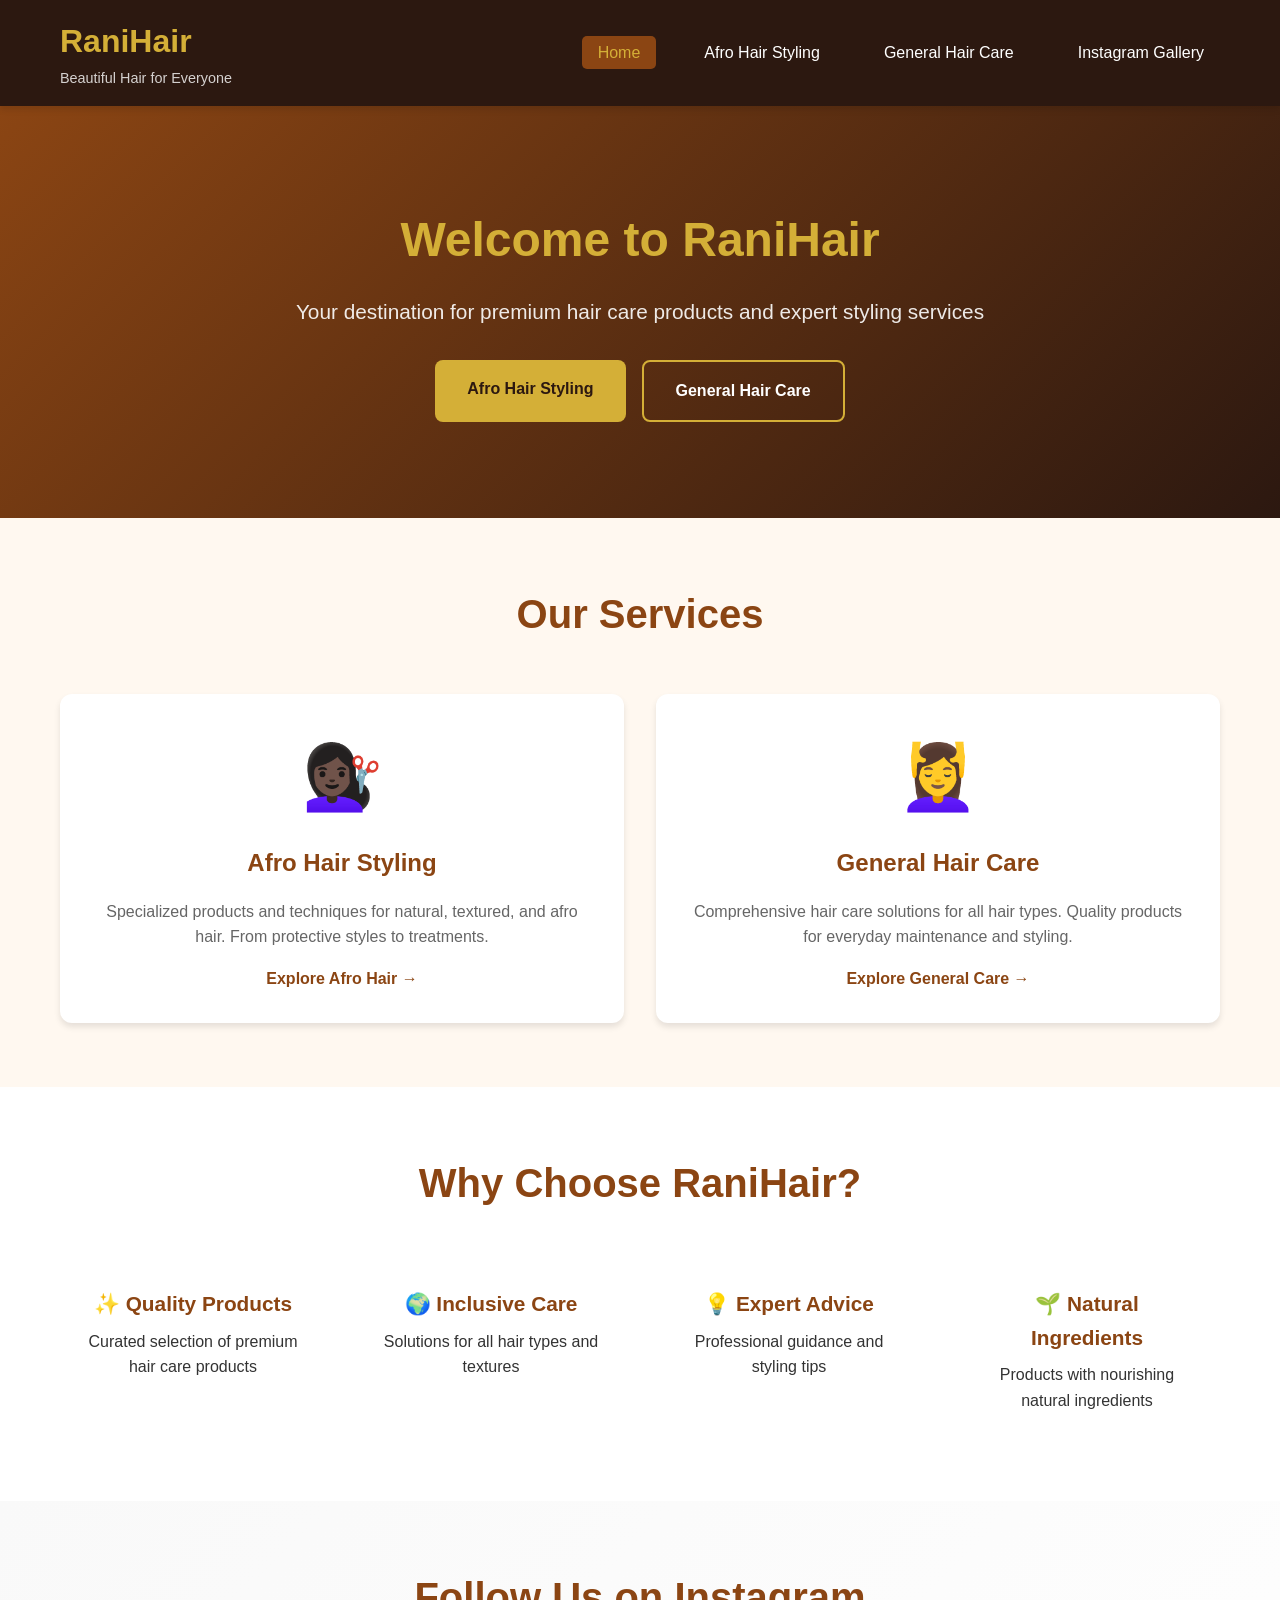
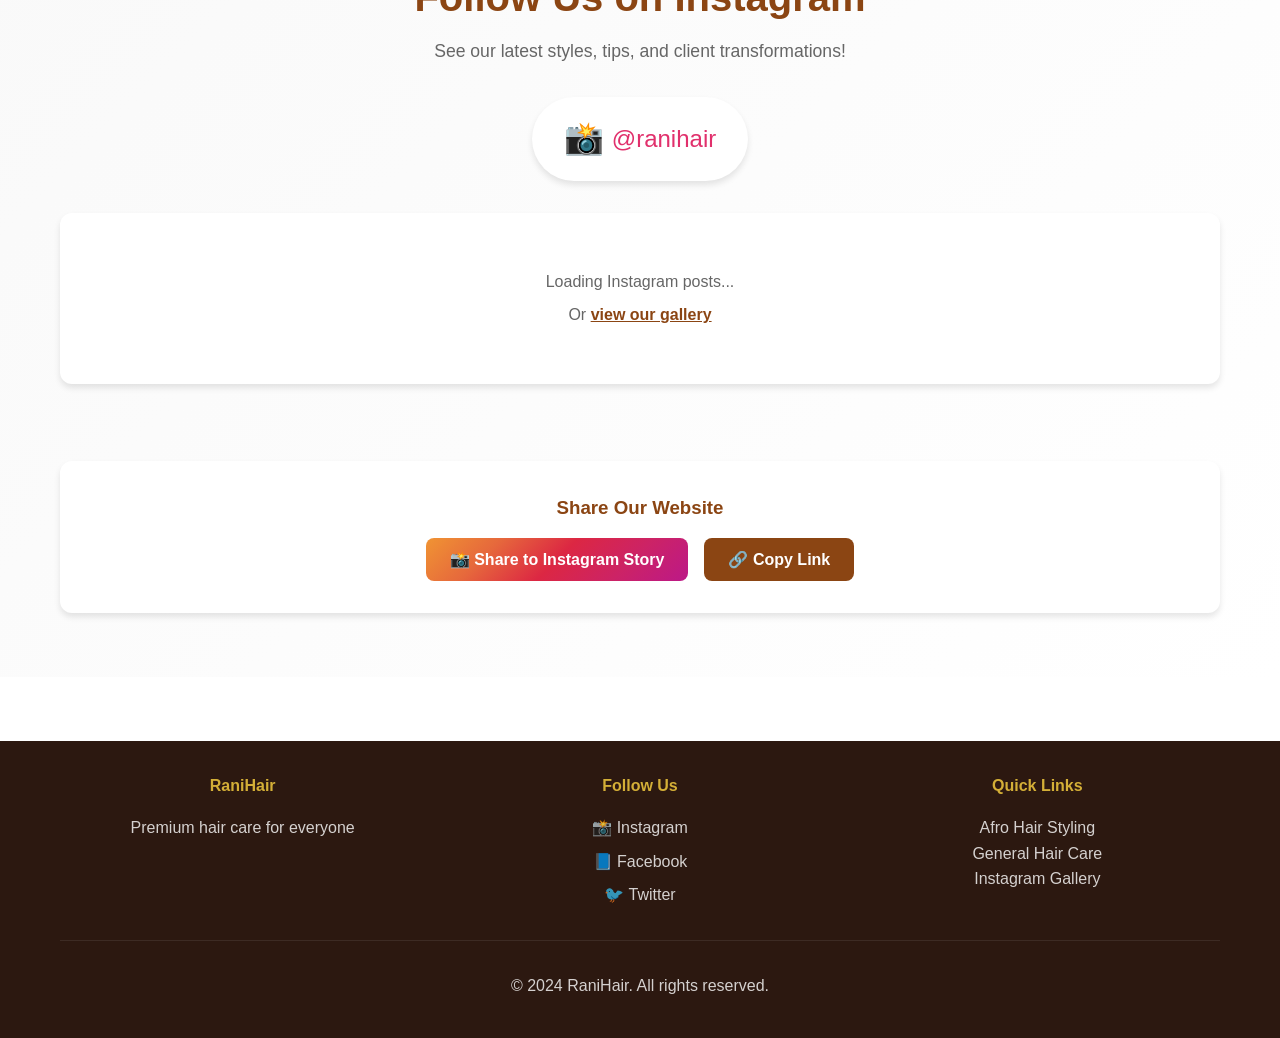
<file: index.html>
<!DOCTYPE html>
<html lang="en">
<head>
    <meta charset="UTF-8">
    <meta name="viewport" content="width=device-width, initial-scale=1.0">
    <title>RaniHair - Premium Hair Care & Styling</title>

    <!-- Social Media Meta Tags -->
    <meta property="og:title" content="RaniHair - Premium Hair Care & Styling">
    <meta property="og:description" content="Beautiful hair care for everyone. Specialized afro hair styling and general hair care products.">
    <meta property="og:image" content="https://yourdomain.com/images/ranihair-preview.jpg">
    <meta property="og:url" content="https://yourdomain.com">
    <meta property="og:type" content="website">

    <!-- Instagram specific -->
    <meta property="instagram:card" content="summary_large_image">

    <link rel="stylesheet" href="styles.css">
</head>
<body>
    <header>
        <nav class="navbar">
            <div class="container">
                <div class="logo">
                    <h1>RaniHair</h1>
                    <p class="tagline">Beautiful Hair for Everyone</p>
                </div>
                <ul class="nav-links">
                    <li><a href="index.html" class="active">Home</a></li>
                    <li><a href="afro-hair.html">Afro Hair Styling</a></li>
                    <li><a href="general-hair.html">General Hair Care</a></li>
                    <li><a href="gallery.html">Instagram Gallery</a></li>
                </ul>
            </div>
        </nav>
    </header>

    <main>
        <section class="hero">
            <div class="hero-content">
                <h2>Welcome to RaniHair</h2>
                <p>Your destination for premium hair care products and expert styling services</p>
                <div class="hero-buttons">
                    <a href="afro-hair.html" class="btn btn-primary">Afro Hair Styling</a>
                    <a href="general-hair.html" class="btn btn-secondary">General Hair Care</a>
                </div>
            </div>
        </section>

        <section class="features">
            <div class="container">
                <h2>Our Services</h2>
                <div class="features-grid">
                    <div class="feature-card">
                        <div class="feature-icon">💇🏿‍♀️</div>
                        <h3>Afro Hair Styling</h3>
                        <p>Specialized products and techniques for natural, textured, and afro hair. From protective styles to treatments.</p>
                        <a href="afro-hair.html" class="link">Explore Afro Hair →</a>
                    </div>
                    <div class="feature-card">
                        <div class="feature-icon">💆‍♀️</div>
                        <h3>General Hair Care</h3>
                        <p>Comprehensive hair care solutions for all hair types. Quality products for everyday maintenance and styling.</p>
                        <a href="general-hair.html" class="link">Explore General Care →</a>
                    </div>
                </div>
            </div>
        </section>

        <section class="about">
            <div class="container">
                <h2>Why Choose RaniHair?</h2>
                <div class="about-grid">
                    <div class="about-item">
                        <h4>✨ Quality Products</h4>
                        <p>Curated selection of premium hair care products</p>
                    </div>
                    <div class="about-item">
                        <h4>🌍 Inclusive Care</h4>
                        <p>Solutions for all hair types and textures</p>
                    </div>
                    <div class="about-item">
                        <h4>💡 Expert Advice</h4>
                        <p>Professional guidance and styling tips</p>
                    </div>
                    <div class="about-item">
                        <h4>🌱 Natural Ingredients</h4>
                        <p>Products with nourishing natural ingredients</p>
                    </div>
                </div>
            </div>
        </section>

        <section class="instagram-section">
            <div class="container">
                <h2>Follow Us on Instagram</h2>
                <p class="instagram-subtitle">See our latest styles, tips, and client transformations!</p>

                <div class="instagram-handle">
                    <a href="https://instagram.com/ranihair" target="_blank" class="instagram-link">
                        <span class="instagram-icon">📸</span>
                        @ranihair
                    </a>
                </div>

                <div class="instagram-feed" id="instagram-feed">
                    <!-- Instagram posts will be loaded here -->
                    <div class="instagram-placeholder">
                        <p>Loading Instagram posts...</p>
                        <p class="instagram-cta">Or <a href="gallery.html">view our gallery</a></p>
                    </div>
                </div>

                <div class="social-share">
                    <h3>Share Our Website</h3>
                    <div class="share-buttons">
                        <button class="share-btn instagram-share" onclick="shareToInstagram()">
                            📸 Share to Instagram Story
                        </button>
                        <button class="share-btn copy-link" onclick="copyLink()">
                            🔗 Copy Link
                        </button>
                    </div>
                </div>
            </div>
        </section>
    </main>

    <footer>
        <div class="container">
            <div class="footer-content">
                <div class="footer-section">
                    <h4>RaniHair</h4>
                    <p>Premium hair care for everyone</p>
                </div>
                <div class="footer-section">
                    <h4>Follow Us</h4>
                    <div class="social-links">
                        <a href="https://instagram.com/ranihair" target="_blank" class="social-icon">📸 Instagram</a>
                        <a href="https://facebook.com/ranihair" target="_blank" class="social-icon">📘 Facebook</a>
                        <a href="https://twitter.com/ranihair" target="_blank" class="social-icon">🐦 Twitter</a>
                    </div>
                </div>
                <div class="footer-section">
                    <h4>Quick Links</h4>
                    <a href="afro-hair.html">Afro Hair Styling</a><br>
                    <a href="general-hair.html">General Hair Care</a><br>
                    <a href="gallery.html">Instagram Gallery</a>
                </div>
            </div>
            <p class="copyright">&copy; 2024 RaniHair. All rights reserved.</p>
        </div>
    </footer>

    <script src="script.js"></script>
    <script src="instagram.js"></script>
</body>
</html>
</file>
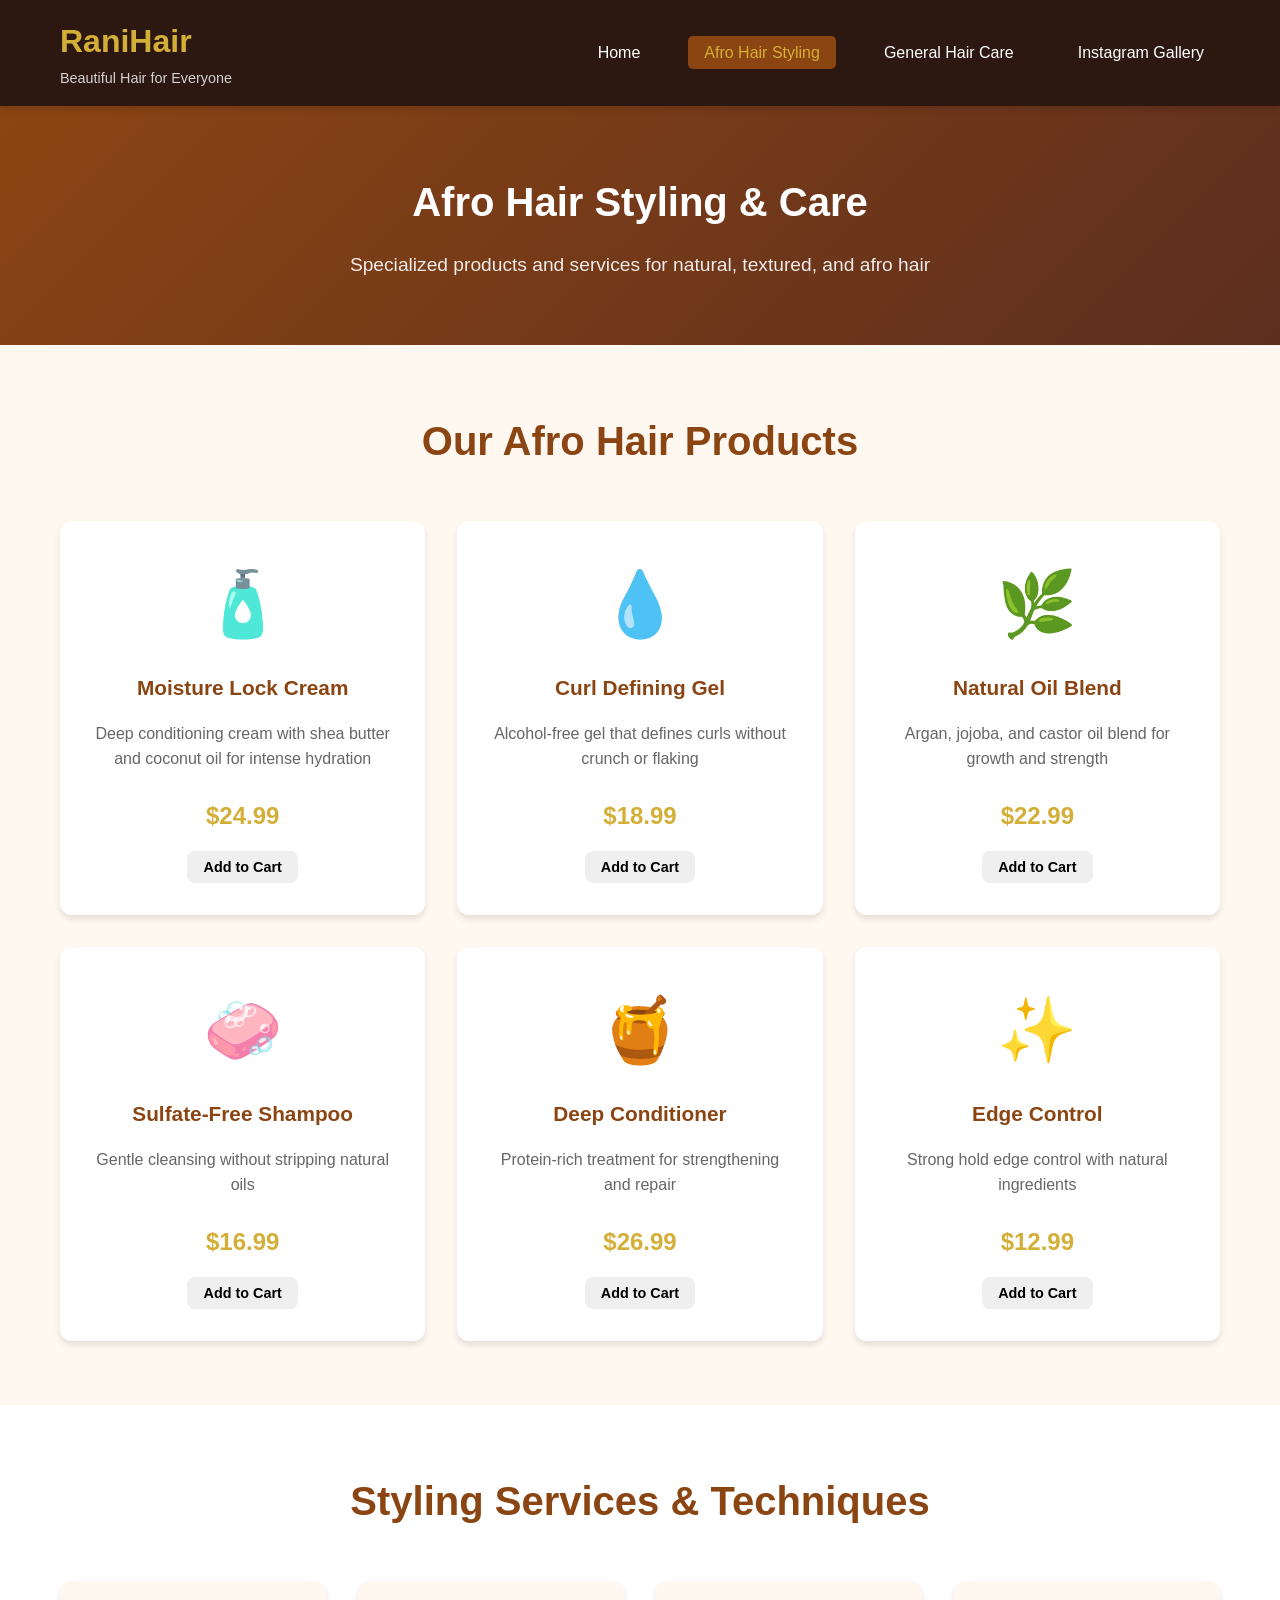
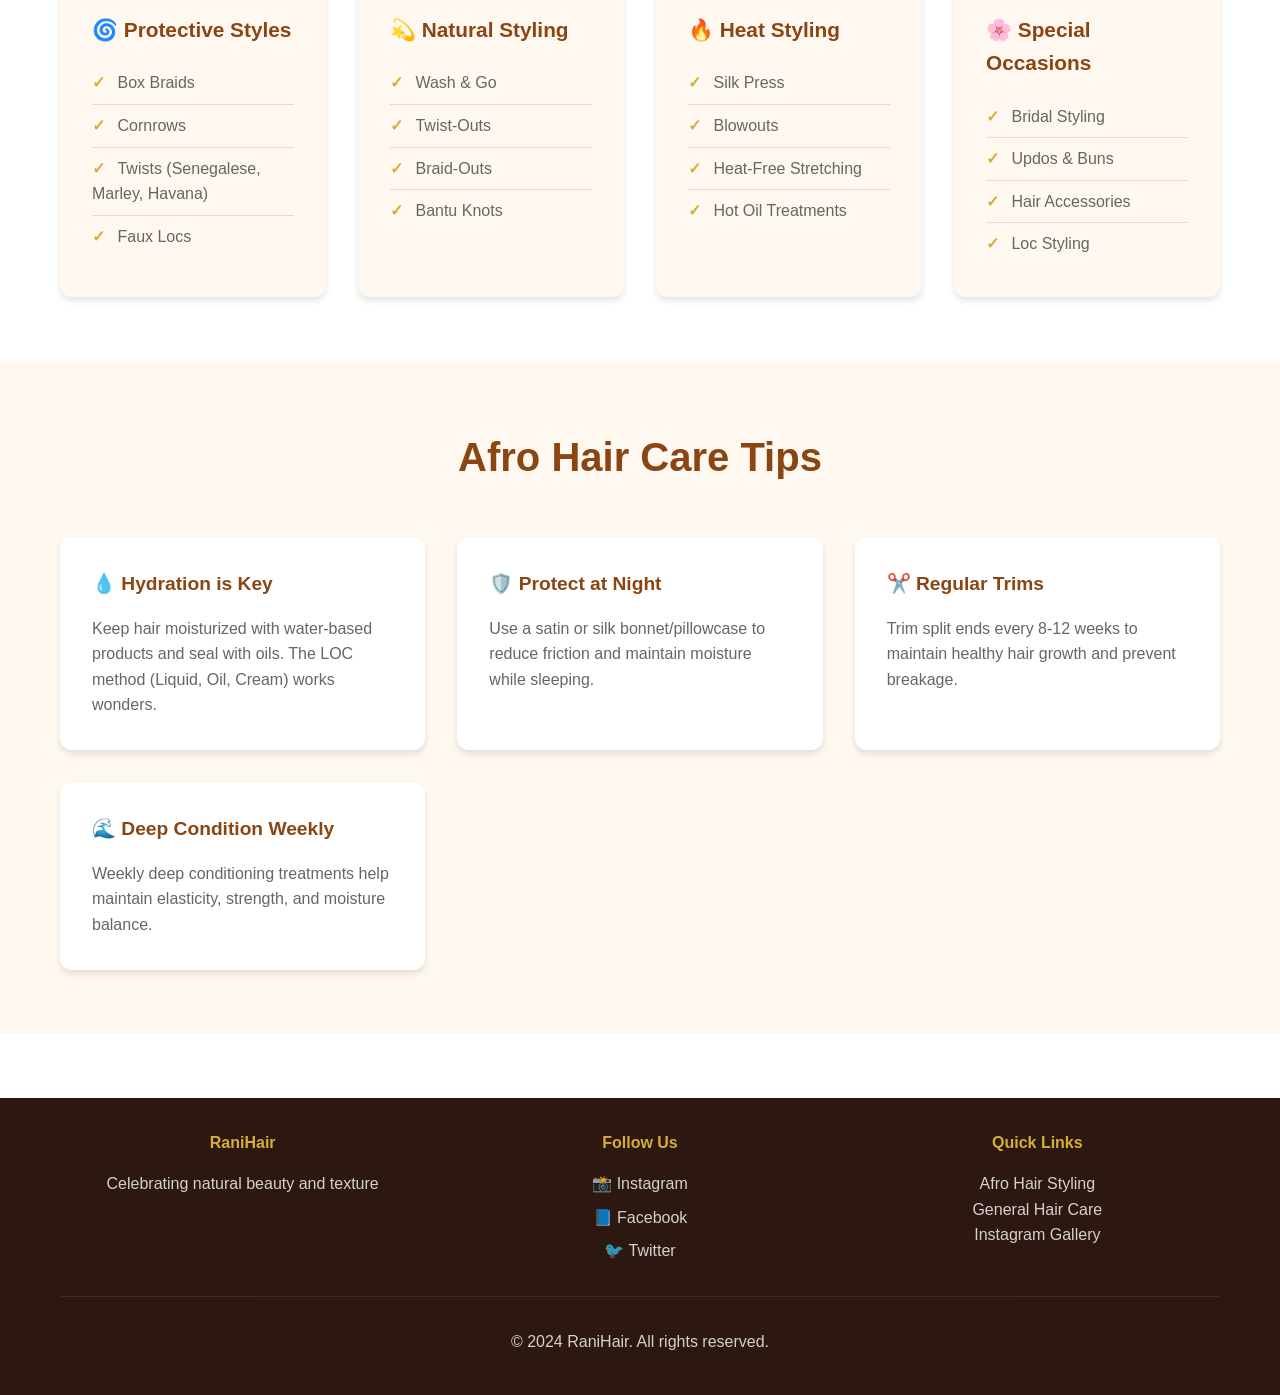
<file: afro-hair.html>
<!DOCTYPE html>
<html lang="en">
<head>
    <meta charset="UTF-8">
    <meta name="viewport" content="width=device-width, initial-scale=1.0">
    <title>Afro Hair Styling - RaniHair</title>
    <link rel="stylesheet" href="styles.css">
</head>
<body>
    <header>
        <nav class="navbar">
            <div class="container">
                <div class="logo">
                    <h1>RaniHair</h1>
                    <p class="tagline">Beautiful Hair for Everyone</p>
                </div>
                <ul class="nav-links">
                    <li><a href="index.html">Home</a></li>
                    <li><a href="afro-hair.html" class="active">Afro Hair Styling</a></li>
                    <li><a href="general-hair.html">General Hair Care</a></li>
                    <li><a href="gallery.html">Instagram Gallery</a></li>
                </ul>
            </div>
        </nav>
    </header>

    <main>
        <section class="page-hero afro-hero">
            <div class="container">
                <h2>Afro Hair Styling & Care</h2>
                <p>Specialized products and services for natural, textured, and afro hair</p>
            </div>
        </section>

        <section class="products">
            <div class="container">
                <h2>Our Afro Hair Products</h2>
                <div class="products-grid">
                    <div class="product-card">
                        <div class="product-image">🧴</div>
                        <h3>Moisture Lock Cream</h3>
                        <p>Deep conditioning cream with shea butter and coconut oil for intense hydration</p>
                        <span class="price">$24.99</span>
                        <button class="btn btn-small">Add to Cart</button>
                    </div>
                    <div class="product-card">
                        <div class="product-image">💧</div>
                        <h3>Curl Defining Gel</h3>
                        <p>Alcohol-free gel that defines curls without crunch or flaking</p>
                        <span class="price">$18.99</span>
                        <button class="btn btn-small">Add to Cart</button>
                    </div>
                    <div class="product-card">
                        <div class="product-image">🌿</div>
                        <h3>Natural Oil Blend</h3>
                        <p>Argan, jojoba, and castor oil blend for growth and strength</p>
                        <span class="price">$22.99</span>
                        <button class="btn btn-small">Add to Cart</button>
                    </div>
                    <div class="product-card">
                        <div class="product-image">🧼</div>
                        <h3>Sulfate-Free Shampoo</h3>
                        <p>Gentle cleansing without stripping natural oils</p>
                        <span class="price">$16.99</span>
                        <button class="btn btn-small">Add to Cart</button>
                    </div>
                    <div class="product-card">
                        <div class="product-image">🍯</div>
                        <h3>Deep Conditioner</h3>
                        <p>Protein-rich treatment for strengthening and repair</p>
                        <span class="price">$26.99</span>
                        <button class="btn btn-small">Add to Cart</button>
                    </div>
                    <div class="product-card">
                        <div class="product-image">✨</div>
                        <h3>Edge Control</h3>
                        <p>Strong hold edge control with natural ingredients</p>
                        <span class="price">$12.99</span>
                        <button class="btn btn-small">Add to Cart</button>
                    </div>
                </div>
            </div>
        </section>

        <section class="styling-services">
            <div class="container">
                <h2>Styling Services & Techniques</h2>
                <div class="services-grid">
                    <div class="service-card">
                        <h3>🌀 Protective Styles</h3>
                        <ul>
                            <li>Box Braids</li>
                            <li>Cornrows</li>
                            <li>Twists (Senegalese, Marley, Havana)</li>
                            <li>Faux Locs</li>
                        </ul>
                    </div>
                    <div class="service-card">
                        <h3>💫 Natural Styling</h3>
                        <ul>
                            <li>Wash & Go</li>
                            <li>Twist-Outs</li>
                            <li>Braid-Outs</li>
                            <li>Bantu Knots</li>
                        </ul>
                    </div>
                    <div class="service-card">
                        <h3>🔥 Heat Styling</h3>
                        <ul>
                            <li>Silk Press</li>
                            <li>Blowouts</li>
                            <li>Heat-Free Stretching</li>
                            <li>Hot Oil Treatments</li>
                        </ul>
                    </div>
                    <div class="service-card">
                        <h3>🌸 Special Occasions</h3>
                        <ul>
                            <li>Bridal Styling</li>
                            <li>Updos & Buns</li>
                            <li>Hair Accessories</li>
                            <li>Loc Styling</li>
                        </ul>
                    </div>
                </div>
            </div>
        </section>

        <section class="hair-care-tips">
            <div class="container">
                <h2>Afro Hair Care Tips</h2>
                <div class="tips-grid">
                    <div class="tip-card">
                        <h4>💧 Hydration is Key</h4>
                        <p>Keep hair moisturized with water-based products and seal with oils. The LOC method (Liquid, Oil, Cream) works wonders.</p>
                    </div>
                    <div class="tip-card">
                        <h4>🛡️ Protect at Night</h4>
                        <p>Use a satin or silk bonnet/pillowcase to reduce friction and maintain moisture while sleeping.</p>
                    </div>
                    <div class="tip-card">
                        <h4>✂️ Regular Trims</h4>
                        <p>Trim split ends every 8-12 weeks to maintain healthy hair growth and prevent breakage.</p>
                    </div>
                    <div class="tip-card">
                        <h4>🌊 Deep Condition Weekly</h4>
                        <p>Weekly deep conditioning treatments help maintain elasticity, strength, and moisture balance.</p>
                    </div>
                </div>
            </div>
        </section>
    </main>

    <footer>
        <div class="container">
            <div class="footer-content">
                <div class="footer-section">
                    <h4>RaniHair</h4>
                    <p>Celebrating natural beauty and texture</p>
                </div>
                <div class="footer-section">
                    <h4>Follow Us</h4>
                    <div class="social-links">
                        <a href="https://instagram.com/ranihair" target="_blank" class="social-icon">📸 Instagram</a>
                        <a href="https://facebook.com/ranihair" target="_blank" class="social-icon">📘 Facebook</a>
                        <a href="https://twitter.com/ranihair" target="_blank" class="social-icon">🐦 Twitter</a>
                    </div>
                </div>
                <div class="footer-section">
                    <h4>Quick Links</h4>
                    <a href="afro-hair.html">Afro Hair Styling</a><br>
                    <a href="general-hair.html">General Hair Care</a><br>
                    <a href="gallery.html">Instagram Gallery</a>
                </div>
            </div>
            <p class="copyright">&copy; 2024 RaniHair. All rights reserved.</p>
        </div>
    </footer>

    <script src="script.js"></script>
    <script src="instagram.js"></script>
</body>
</html>
</file>
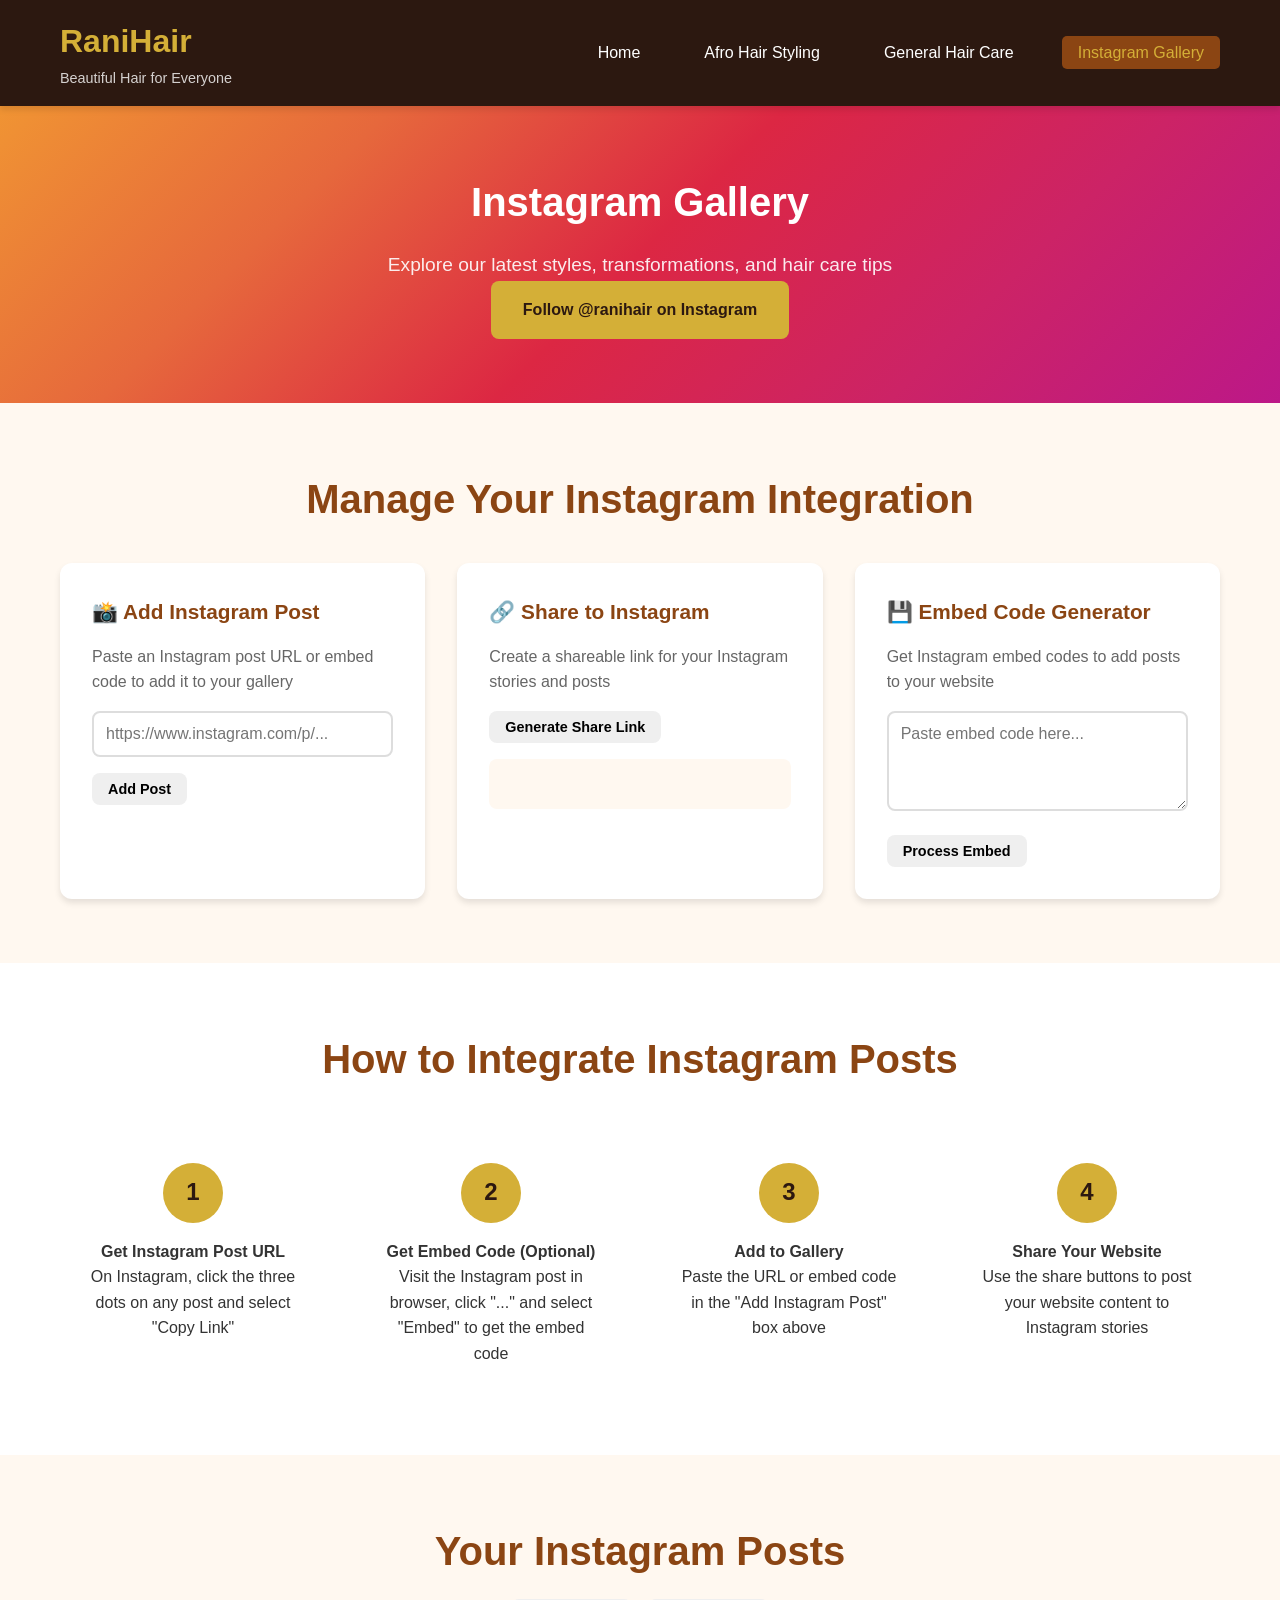
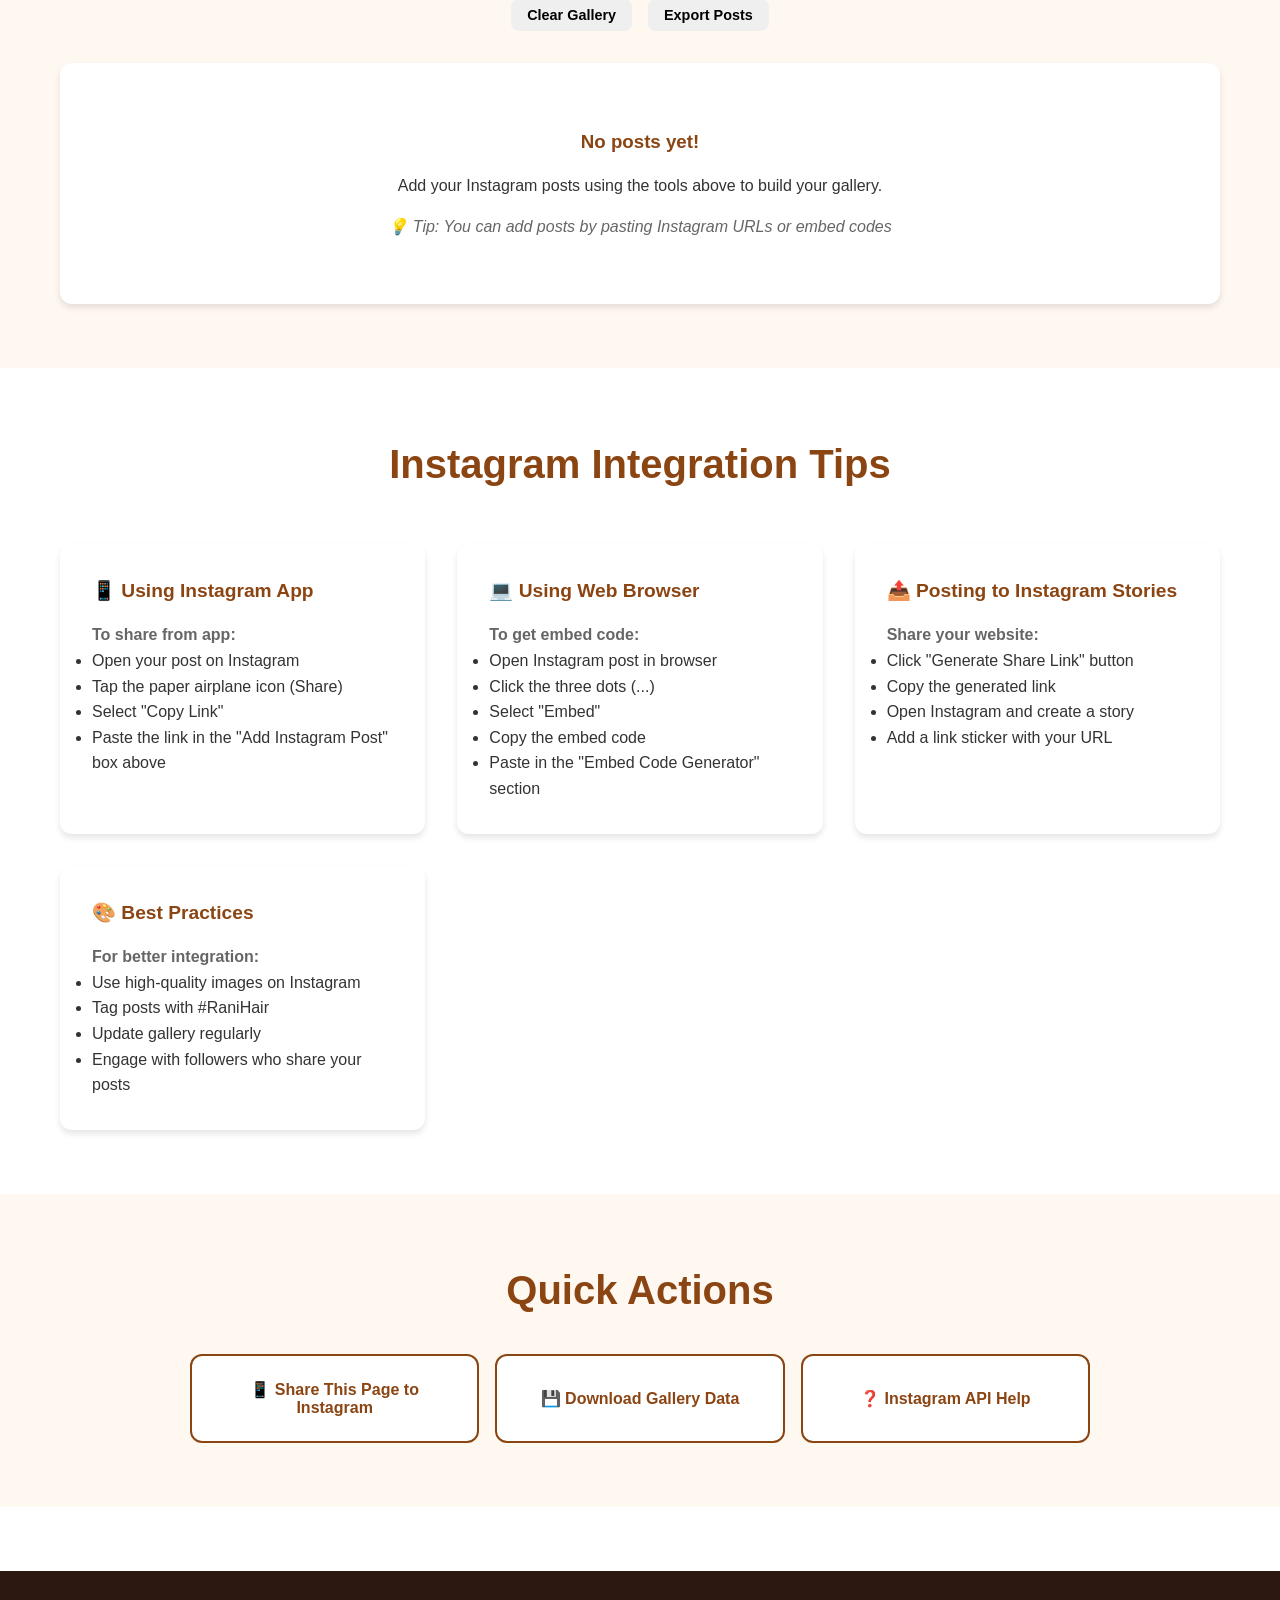
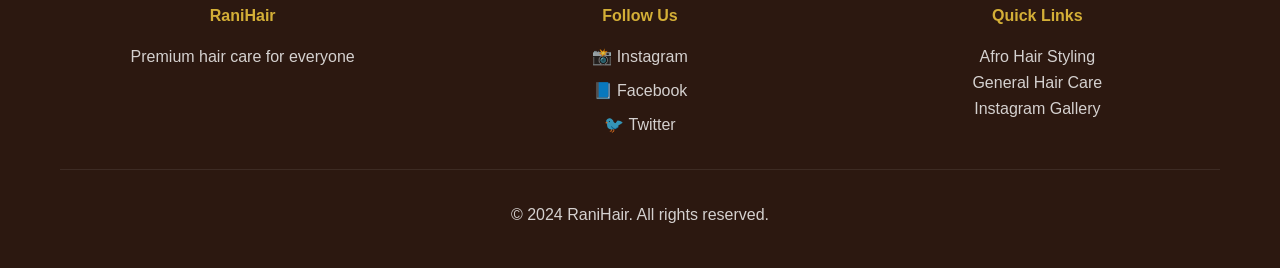
<file: gallery.html>
<!DOCTYPE html>
<html lang="en">
<head>
    <meta charset="UTF-8">
    <meta name="viewport" content="width=device-width, initial-scale=1.0">
    <title>Instagram Gallery - RaniHair</title>

    <!-- Social Media Meta Tags -->
    <meta property="og:title" content="RaniHair Instagram Gallery - Hair Styling Showcase">
    <meta property="og:description" content="View our latest hair styling transformations, tips, and client results on Instagram.">
    <meta property="og:image" content="https://yourdomain.com/images/ranihair-preview.jpg">
    <meta property="og:url" content="https://yourdomain.com/gallery.html">
    <meta property="og:type" content="website">

    <link rel="stylesheet" href="styles.css">
</head>
<body>
    <header>
        <nav class="navbar">
            <div class="container">
                <div class="logo">
                    <h1>RaniHair</h1>
                    <p class="tagline">Beautiful Hair for Everyone</p>
                </div>
                <ul class="nav-links">
                    <li><a href="index.html">Home</a></li>
                    <li><a href="afro-hair.html">Afro Hair Styling</a></li>
                    <li><a href="general-hair.html">General Hair Care</a></li>
                    <li><a href="gallery.html" class="active">Instagram Gallery</a></li>
                </ul>
            </div>
        </nav>
    </header>

    <main>
        <section class="page-hero gallery-hero">
            <div class="container">
                <h2>Instagram Gallery</h2>
                <p>Explore our latest styles, transformations, and hair care tips</p>
                <a href="https://instagram.com/ranihair" target="_blank" class="btn btn-primary">
                    Follow @ranihair on Instagram
                </a>
            </div>
        </section>

        <section class="gallery-tools">
            <div class="container">
                <h2>Manage Your Instagram Integration</h2>
                <div class="tools-grid">
                    <div class="tool-card">
                        <h3>📸 Add Instagram Post</h3>
                        <p>Paste an Instagram post URL or embed code to add it to your gallery</p>
                        <input type="text" id="instagram-url" placeholder="https://www.instagram.com/p/..." class="instagram-input">
                        <button class="btn btn-small" onclick="addInstagramPost()">Add Post</button>
                    </div>
                    <div class="tool-card">
                        <h3>🔗 Share to Instagram</h3>
                        <p>Create a shareable link for your Instagram stories and posts</p>
                        <button class="btn btn-small" onclick="generateShareLink()">Generate Share Link</button>
                        <div id="share-link-output" class="output-box"></div>
                    </div>
                    <div class="tool-card">
                        <h3>💾 Embed Code Generator</h3>
                        <p>Get Instagram embed codes to add posts to your website</p>
                        <textarea id="embed-code" placeholder="Paste embed code here..." class="embed-textarea" rows="4"></textarea>
                        <button class="btn btn-small" onclick="processEmbedCode()">Process Embed</button>
                    </div>
                </div>
            </div>
        </section>

        <section class="instagram-guide">
            <div class="container">
                <h2>How to Integrate Instagram Posts</h2>
                <div class="guide-steps">
                    <div class="guide-step">
                        <div class="step-number">1</div>
                        <h4>Get Instagram Post URL</h4>
                        <p>On Instagram, click the three dots on any post and select "Copy Link"</p>
                    </div>
                    <div class="guide-step">
                        <div class="step-number">2</div>
                        <h4>Get Embed Code (Optional)</h4>
                        <p>Visit the Instagram post in browser, click "..." and select "Embed" to get the embed code</p>
                    </div>
                    <div class="guide-step">
                        <div class="step-number">3</div>
                        <h4>Add to Gallery</h4>
                        <p>Paste the URL or embed code in the "Add Instagram Post" box above</p>
                    </div>
                    <div class="guide-step">
                        <div class="step-number">4</div>
                        <h4>Share Your Website</h4>
                        <p>Use the share buttons to post your website content to Instagram stories</p>
                    </div>
                </div>
            </div>
        </section>

        <section class="instagram-gallery-section">
            <div class="container">
                <h2>Your Instagram Posts</h2>
                <div class="gallery-controls">
                    <button class="btn btn-small" onclick="clearGallery()">Clear Gallery</button>
                    <button class="btn btn-small" onclick="exportGallery()">Export Posts</button>
                </div>
                <div id="instagram-gallery" class="instagram-gallery-grid">
                    <!-- Instagram posts will be added here dynamically -->
                    <div class="gallery-placeholder">
                        <h3>No posts yet!</h3>
                        <p>Add your Instagram posts using the tools above to build your gallery.</p>
                        <p class="placeholder-tip">💡 Tip: You can add posts by pasting Instagram URLs or embed codes</p>
                    </div>
                </div>
            </div>
        </section>

        <section class="instagram-tips">
            <div class="container">
                <h2>Instagram Integration Tips</h2>
                <div class="tips-grid">
                    <div class="tip-card">
                        <h4>📱 Using Instagram App</h4>
                        <p><strong>To share from app:</strong></p>
                        <ul>
                            <li>Open your post on Instagram</li>
                            <li>Tap the paper airplane icon (Share)</li>
                            <li>Select "Copy Link"</li>
                            <li>Paste the link in the "Add Instagram Post" box above</li>
                        </ul>
                    </div>
                    <div class="tip-card">
                        <h4>💻 Using Web Browser</h4>
                        <p><strong>To get embed code:</strong></p>
                        <ul>
                            <li>Open Instagram post in browser</li>
                            <li>Click the three dots (...)</li>
                            <li>Select "Embed"</li>
                            <li>Copy the embed code</li>
                            <li>Paste in the "Embed Code Generator" section</li>
                        </ul>
                    </div>
                    <div class="tip-card">
                        <h4>📤 Posting to Instagram Stories</h4>
                        <p><strong>Share your website:</strong></p>
                        <ul>
                            <li>Click "Generate Share Link" button</li>
                            <li>Copy the generated link</li>
                            <li>Open Instagram and create a story</li>
                            <li>Add a link sticker with your URL</li>
                        </ul>
                    </div>
                    <div class="tip-card">
                        <h4>🎨 Best Practices</h4>
                        <p><strong>For better integration:</strong></p>
                        <ul>
                            <li>Use high-quality images on Instagram</li>
                            <li>Tag posts with #RaniHair</li>
                            <li>Update gallery regularly</li>
                            <li>Engage with followers who share your posts</li>
                        </ul>
                    </div>
                </div>
            </div>
        </section>

        <section class="quick-actions">
            <div class="container">
                <h2>Quick Actions</h2>
                <div class="quick-actions-grid">
                    <button class="action-btn" onclick="shareCurrentPage()">
                        📱 Share This Page to Instagram
                    </button>
                    <button class="action-btn" onclick="downloadGalleryData()">
                        💾 Download Gallery Data
                    </button>
                    <button class="action-btn" onclick="openInstagramHelp()">
                        ❓ Instagram API Help
                    </button>
                </div>
            </div>
        </section>
    </main>

    <footer>
        <div class="container">
            <div class="footer-content">
                <div class="footer-section">
                    <h4>RaniHair</h4>
                    <p>Premium hair care for everyone</p>
                </div>
                <div class="footer-section">
                    <h4>Follow Us</h4>
                    <div class="social-links">
                        <a href="https://instagram.com/ranihair" target="_blank" class="social-icon">📸 Instagram</a>
                        <a href="https://facebook.com/ranihair" target="_blank" class="social-icon">📘 Facebook</a>
                        <a href="https://twitter.com/ranihair" target="_blank" class="social-icon">🐦 Twitter</a>
                    </div>
                </div>
                <div class="footer-section">
                    <h4>Quick Links</h4>
                    <a href="afro-hair.html">Afro Hair Styling</a><br>
                    <a href="general-hair.html">General Hair Care</a><br>
                    <a href="gallery.html">Instagram Gallery</a>
                </div>
            </div>
            <p class="copyright">&copy; 2024 RaniHair. All rights reserved.</p>
        </div>
    </footer>

    <script src="script.js"></script>
    <script src="instagram.js"></script>
</body>
</html>
</file>
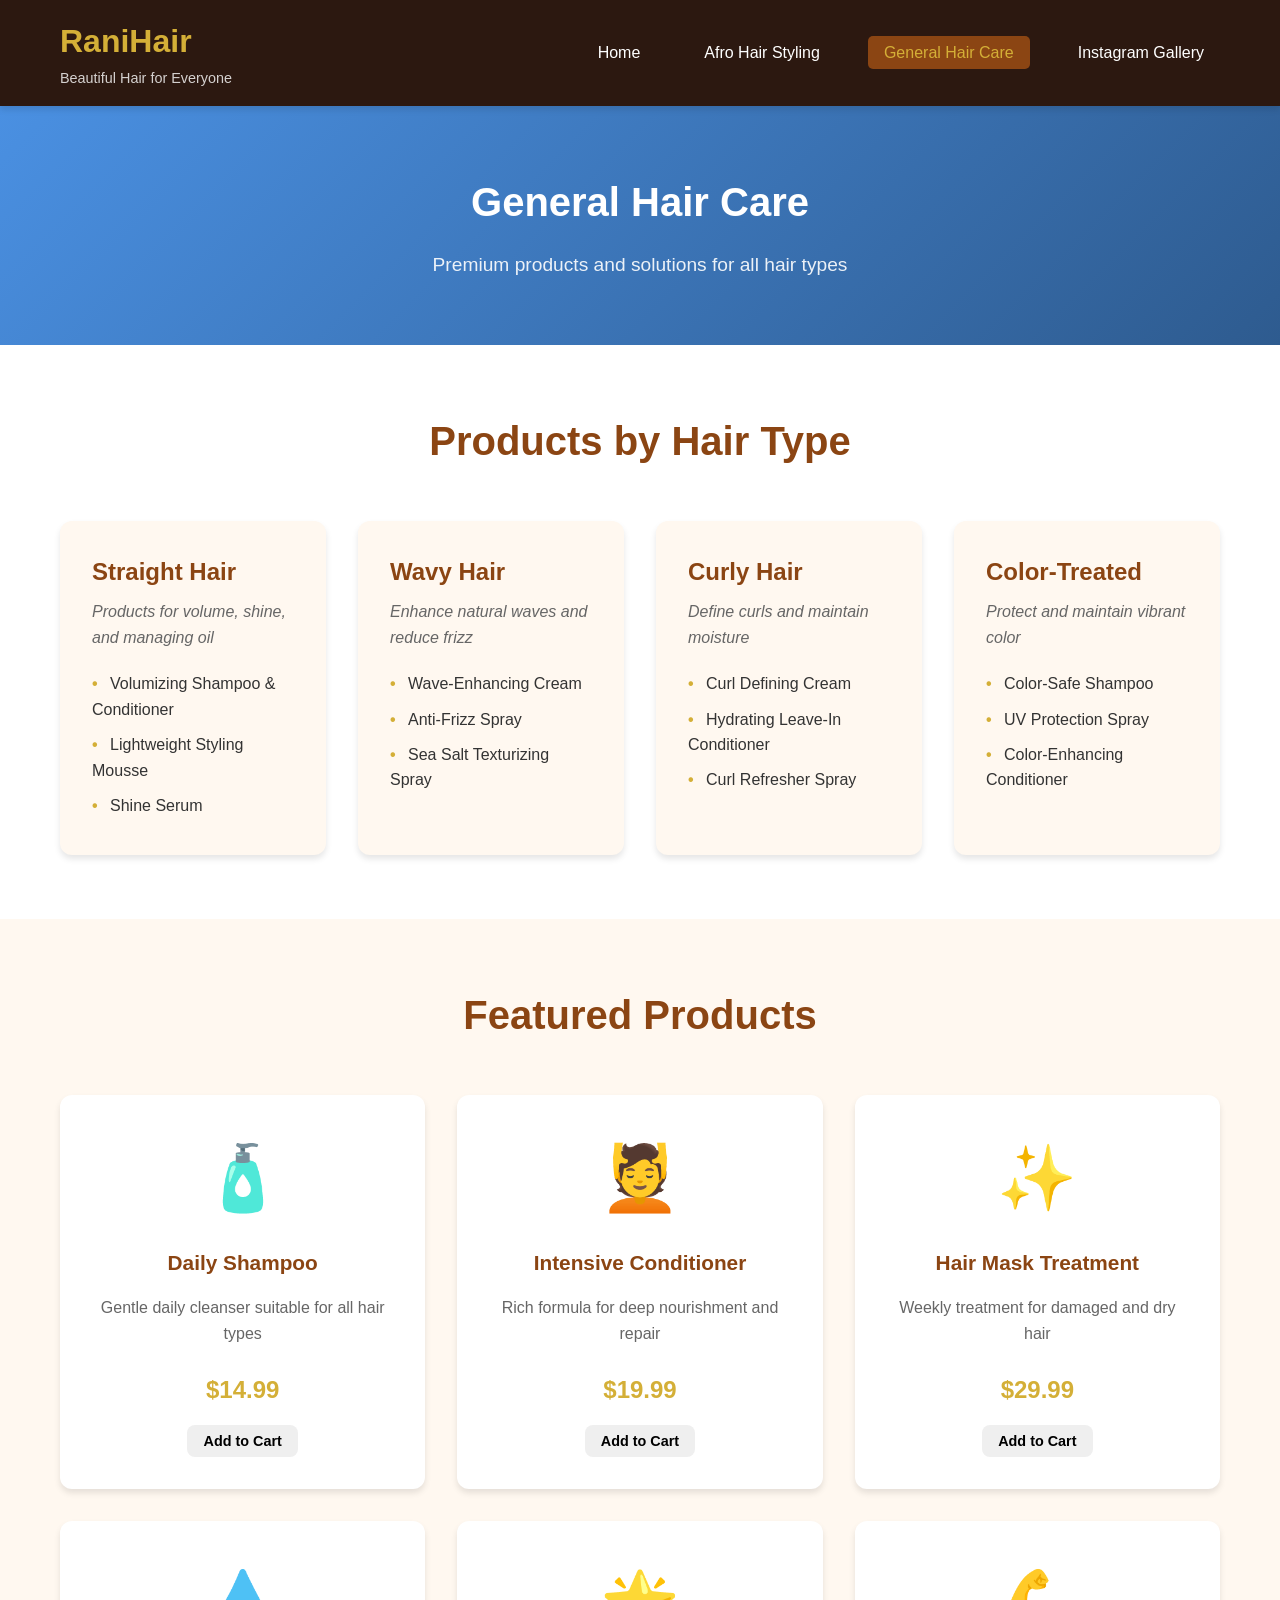
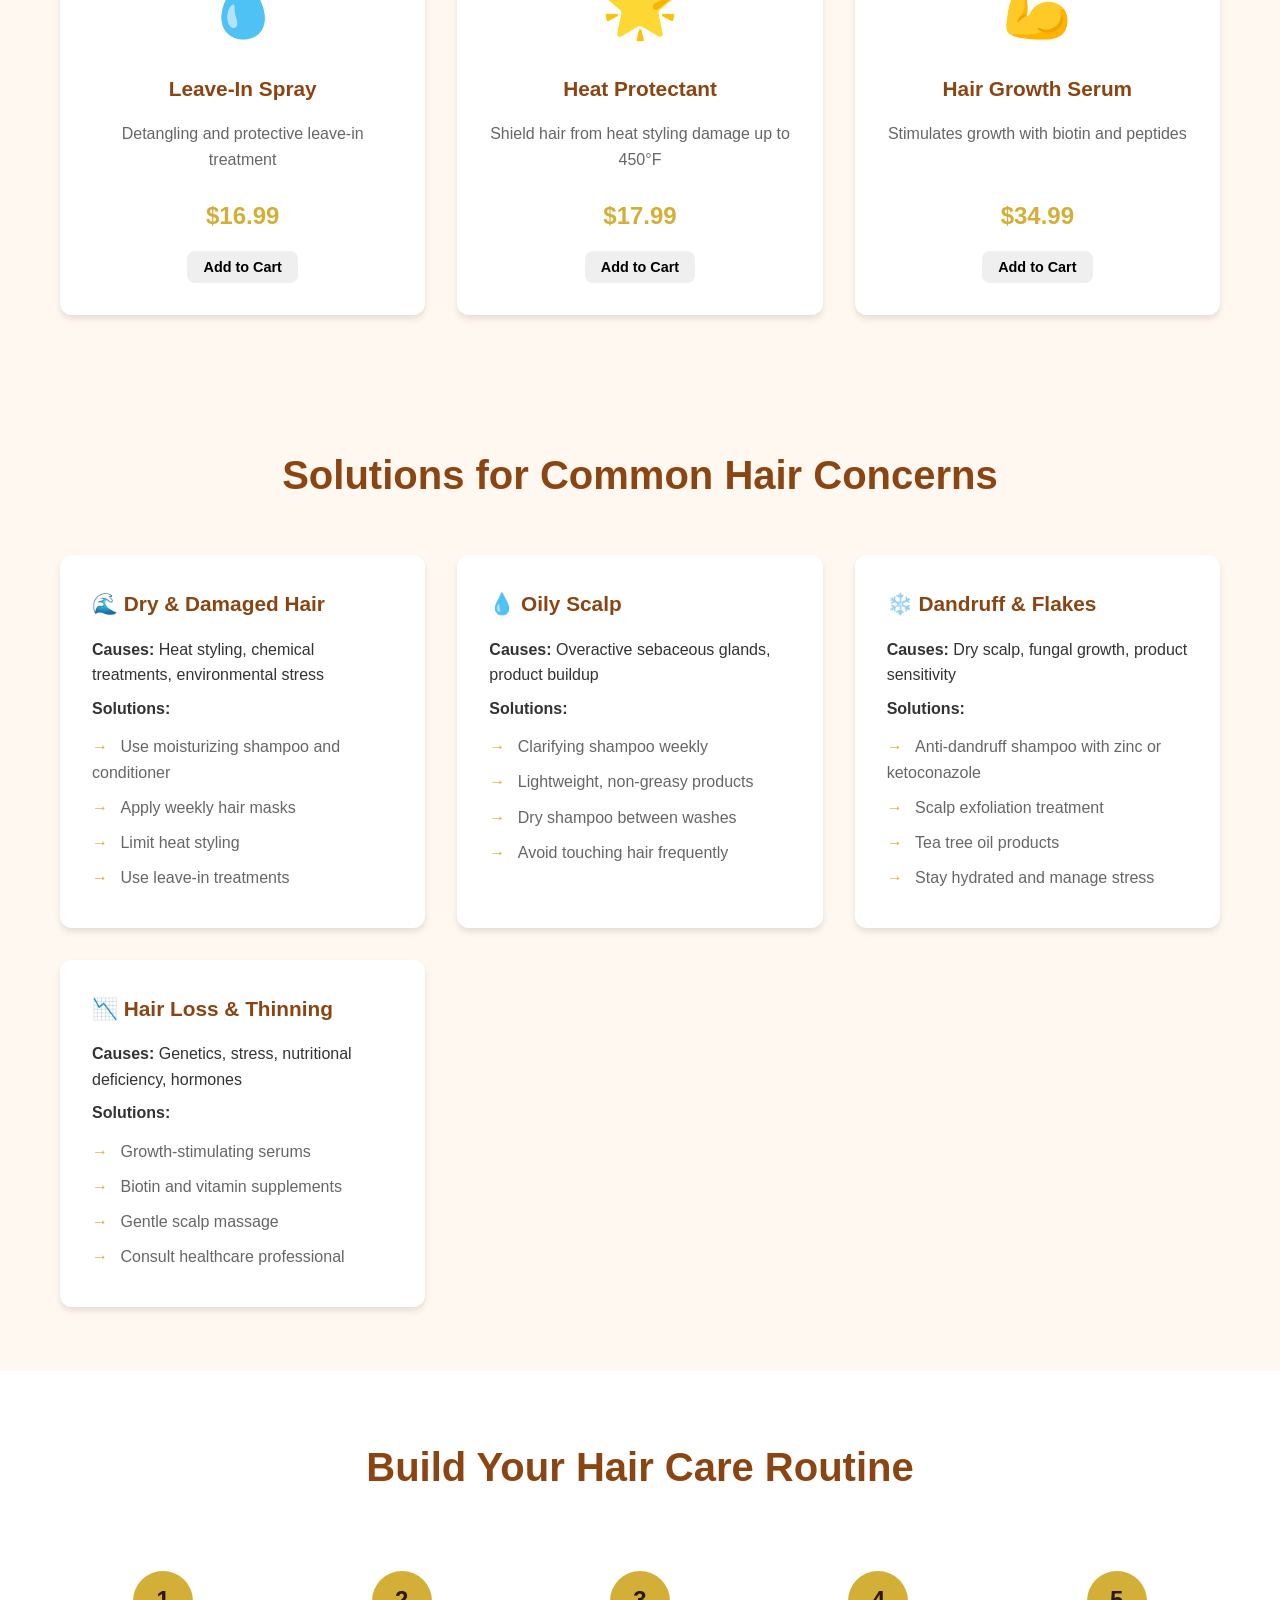
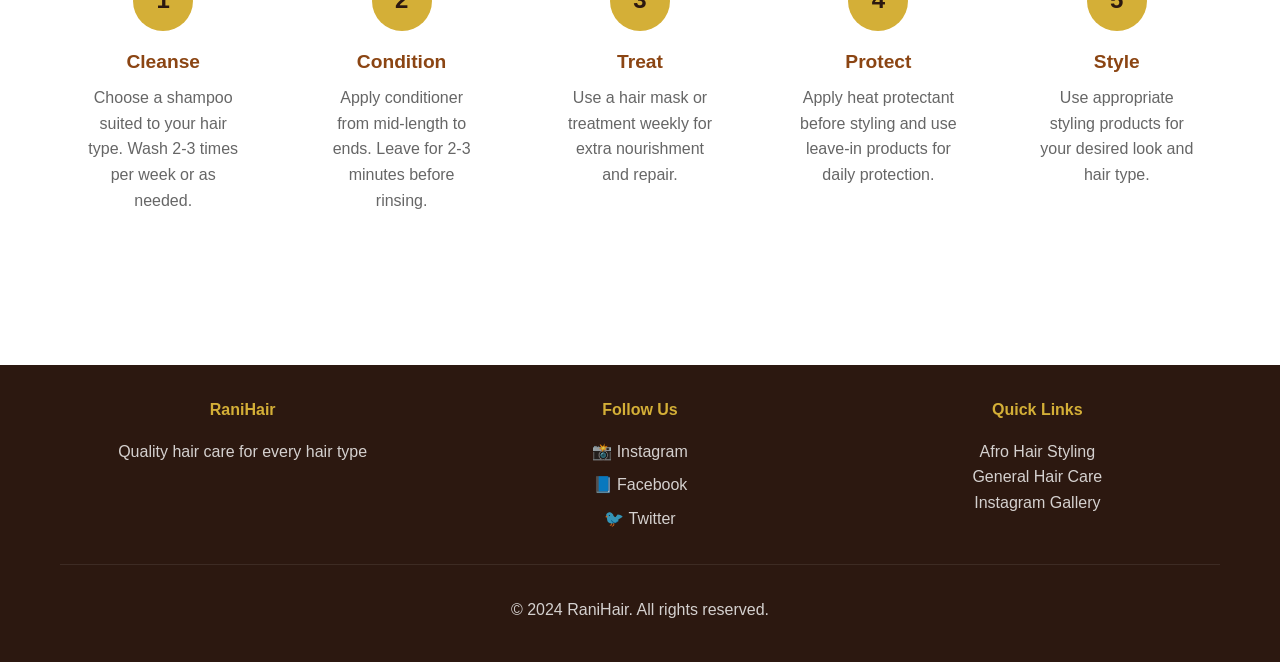
<file: general-hair.html>
<!DOCTYPE html>
<html lang="en">
<head>
    <meta charset="UTF-8">
    <meta name="viewport" content="width=device-width, initial-scale=1.0">
    <title>General Hair Care - RaniHair</title>
    <link rel="stylesheet" href="styles.css">
</head>
<body>
    <header>
        <nav class="navbar">
            <div class="container">
                <div class="logo">
                    <h1>RaniHair</h1>
                    <p class="tagline">Beautiful Hair for Everyone</p>
                </div>
                <ul class="nav-links">
                    <li><a href="index.html">Home</a></li>
                    <li><a href="afro-hair.html">Afro Hair Styling</a></li>
                    <li><a href="general-hair.html" class="active">General Hair Care</a></li>
                    <li><a href="gallery.html">Instagram Gallery</a></li>
                </ul>
            </div>
        </nav>
    </header>

    <main>
        <section class="page-hero general-hero">
            <div class="container">
                <h2>General Hair Care</h2>
                <p>Premium products and solutions for all hair types</p>
            </div>
        </section>

        <section class="hair-types">
            <div class="container">
                <h2>Products by Hair Type</h2>
                <div class="hair-types-grid">
                    <div class="hair-type-card">
                        <h3>Straight Hair</h3>
                        <p>Products for volume, shine, and managing oil</p>
                        <ul>
                            <li>Volumizing Shampoo & Conditioner</li>
                            <li>Lightweight Styling Mousse</li>
                            <li>Shine Serum</li>
                        </ul>
                    </div>
                    <div class="hair-type-card">
                        <h3>Wavy Hair</h3>
                        <p>Enhance natural waves and reduce frizz</p>
                        <ul>
                            <li>Wave-Enhancing Cream</li>
                            <li>Anti-Frizz Spray</li>
                            <li>Sea Salt Texturizing Spray</li>
                        </ul>
                    </div>
                    <div class="hair-type-card">
                        <h3>Curly Hair</h3>
                        <p>Define curls and maintain moisture</p>
                        <ul>
                            <li>Curl Defining Cream</li>
                            <li>Hydrating Leave-In Conditioner</li>
                            <li>Curl Refresher Spray</li>
                        </ul>
                    </div>
                    <div class="hair-type-card">
                        <h3>Color-Treated</h3>
                        <p>Protect and maintain vibrant color</p>
                        <ul>
                            <li>Color-Safe Shampoo</li>
                            <li>UV Protection Spray</li>
                            <li>Color-Enhancing Conditioner</li>
                        </ul>
                    </div>
                </div>
            </div>
        </section>

        <section class="products">
            <div class="container">
                <h2>Featured Products</h2>
                <div class="products-grid">
                    <div class="product-card">
                        <div class="product-image">🧴</div>
                        <h3>Daily Shampoo</h3>
                        <p>Gentle daily cleanser suitable for all hair types</p>
                        <span class="price">$14.99</span>
                        <button class="btn btn-small">Add to Cart</button>
                    </div>
                    <div class="product-card">
                        <div class="product-image">💆</div>
                        <h3>Intensive Conditioner</h3>
                        <p>Rich formula for deep nourishment and repair</p>
                        <span class="price">$19.99</span>
                        <button class="btn btn-small">Add to Cart</button>
                    </div>
                    <div class="product-card">
                        <div class="product-image">✨</div>
                        <h3>Hair Mask Treatment</h3>
                        <p>Weekly treatment for damaged and dry hair</p>
                        <span class="price">$29.99</span>
                        <button class="btn btn-small">Add to Cart</button>
                    </div>
                    <div class="product-card">
                        <div class="product-image">💧</div>
                        <h3>Leave-In Spray</h3>
                        <p>Detangling and protective leave-in treatment</p>
                        <span class="price">$16.99</span>
                        <button class="btn btn-small">Add to Cart</button>
                    </div>
                    <div class="product-card">
                        <div class="product-image">🌟</div>
                        <h3>Heat Protectant</h3>
                        <p>Shield hair from heat styling damage up to 450°F</p>
                        <span class="price">$17.99</span>
                        <button class="btn btn-small">Add to Cart</button>
                    </div>
                    <div class="product-card">
                        <div class="product-image">💪</div>
                        <h3>Hair Growth Serum</h3>
                        <p>Stimulates growth with biotin and peptides</p>
                        <span class="price">$34.99</span>
                        <button class="btn btn-small">Add to Cart</button>
                    </div>
                </div>
            </div>
        </section>

        <section class="hair-concerns">
            <div class="container">
                <h2>Solutions for Common Hair Concerns</h2>
                <div class="concerns-grid">
                    <div class="concern-card">
                        <h3>🌊 Dry & Damaged Hair</h3>
                        <p><strong>Causes:</strong> Heat styling, chemical treatments, environmental stress</p>
                        <p><strong>Solutions:</strong></p>
                        <ul>
                            <li>Use moisturizing shampoo and conditioner</li>
                            <li>Apply weekly hair masks</li>
                            <li>Limit heat styling</li>
                            <li>Use leave-in treatments</li>
                        </ul>
                    </div>
                    <div class="concern-card">
                        <h3>💧 Oily Scalp</h3>
                        <p><strong>Causes:</strong> Overactive sebaceous glands, product buildup</p>
                        <p><strong>Solutions:</strong></p>
                        <ul>
                            <li>Clarifying shampoo weekly</li>
                            <li>Lightweight, non-greasy products</li>
                            <li>Dry shampoo between washes</li>
                            <li>Avoid touching hair frequently</li>
                        </ul>
                    </div>
                    <div class="concern-card">
                        <h3>❄️ Dandruff & Flakes</h3>
                        <p><strong>Causes:</strong> Dry scalp, fungal growth, product sensitivity</p>
                        <p><strong>Solutions:</strong></p>
                        <ul>
                            <li>Anti-dandruff shampoo with zinc or ketoconazole</li>
                            <li>Scalp exfoliation treatment</li>
                            <li>Tea tree oil products</li>
                            <li>Stay hydrated and manage stress</li>
                        </ul>
                    </div>
                    <div class="concern-card">
                        <h3>📉 Hair Loss & Thinning</h3>
                        <p><strong>Causes:</strong> Genetics, stress, nutritional deficiency, hormones</p>
                        <p><strong>Solutions:</strong></p>
                        <ul>
                            <li>Growth-stimulating serums</li>
                            <li>Biotin and vitamin supplements</li>
                            <li>Gentle scalp massage</li>
                            <li>Consult healthcare professional</li>
                        </ul>
                    </div>
                </div>
            </div>
        </section>

        <section class="hair-care-routine">
            <div class="container">
                <h2>Build Your Hair Care Routine</h2>
                <div class="routine-steps">
                    <div class="routine-step">
                        <div class="step-number">1</div>
                        <h4>Cleanse</h4>
                        <p>Choose a shampoo suited to your hair type. Wash 2-3 times per week or as needed.</p>
                    </div>
                    <div class="routine-step">
                        <div class="step-number">2</div>
                        <h4>Condition</h4>
                        <p>Apply conditioner from mid-length to ends. Leave for 2-3 minutes before rinsing.</p>
                    </div>
                    <div class="routine-step">
                        <div class="step-number">3</div>
                        <h4>Treat</h4>
                        <p>Use a hair mask or treatment weekly for extra nourishment and repair.</p>
                    </div>
                    <div class="routine-step">
                        <div class="step-number">4</div>
                        <h4>Protect</h4>
                        <p>Apply heat protectant before styling and use leave-in products for daily protection.</p>
                    </div>
                    <div class="routine-step">
                        <div class="step-number">5</div>
                        <h4>Style</h4>
                        <p>Use appropriate styling products for your desired look and hair type.</p>
                    </div>
                </div>
            </div>
        </section>
    </main>

    <footer>
        <div class="container">
            <div class="footer-content">
                <div class="footer-section">
                    <h4>RaniHair</h4>
                    <p>Quality hair care for every hair type</p>
                </div>
                <div class="footer-section">
                    <h4>Follow Us</h4>
                    <div class="social-links">
                        <a href="https://instagram.com/ranihair" target="_blank" class="social-icon">📸 Instagram</a>
                        <a href="https://facebook.com/ranihair" target="_blank" class="social-icon">📘 Facebook</a>
                        <a href="https://twitter.com/ranihair" target="_blank" class="social-icon">🐦 Twitter</a>
                    </div>
                </div>
                <div class="footer-section">
                    <h4>Quick Links</h4>
                    <a href="afro-hair.html">Afro Hair Styling</a><br>
                    <a href="general-hair.html">General Hair Care</a><br>
                    <a href="gallery.html">Instagram Gallery</a>
                </div>
            </div>
            <p class="copyright">&copy; 2024 RaniHair. All rights reserved.</p>
        </div>
    </footer>

    <script src="script.js"></script>
    <script src="instagram.js"></script>
</body>
</html>
</file>
<file: styles.css>
/* Reset and Base Styles */
* {
    margin: 0;
    padding: 0;
    box-sizing: border-box;
}

:root {
    --primary-color: #8B4513;
    --secondary-color: #D4AF37;
    --accent-color: #E6B800;
    --dark-bg: #2C1810;
    --light-bg: #FFF8F0;
    --text-dark: #333;
    --text-light: #666;
    --white: #ffffff;
    --shadow: 0 4px 6px rgba(0, 0, 0, 0.1);
    --shadow-lg: 0 10px 25px rgba(0, 0, 0, 0.15);
}

body {
    font-family: 'Segoe UI', Tahoma, Geneva, Verdana, sans-serif;
    line-height: 1.6;
    color: var(--text-dark);
    background-color: var(--white);
}

.container {
    max-width: 1200px;
    margin: 0 auto;
    padding: 0 20px;
}

/* Navigation */
.navbar {
    background-color: var(--dark-bg);
    color: var(--white);
    padding: 1rem 0;
    box-shadow: var(--shadow);
    position: sticky;
    top: 0;
    z-index: 1000;
}

.navbar .container {
    display: flex;
    justify-content: space-between;
    align-items: center;
}

.logo h1 {
    color: var(--secondary-color);
    font-size: 2rem;
    margin-bottom: 0;
}

.logo .tagline {
    color: var(--white);
    font-size: 0.9rem;
    opacity: 0.8;
}

.nav-links {
    display: flex;
    list-style: none;
    gap: 2rem;
}

.nav-links a {
    color: var(--white);
    text-decoration: none;
    padding: 0.5rem 1rem;
    border-radius: 5px;
    transition: all 0.3s ease;
}

.nav-links a:hover,
.nav-links a.active {
    background-color: var(--primary-color);
    color: var(--secondary-color);
}

/* Hero Section */
.hero {
    background: linear-gradient(135deg, var(--primary-color), var(--dark-bg));
    color: var(--white);
    padding: 6rem 2rem;
    text-align: center;
}

.hero-content h2 {
    font-size: 3rem;
    margin-bottom: 1rem;
    color: var(--secondary-color);
}

.hero-content p {
    font-size: 1.3rem;
    margin-bottom: 2rem;
    opacity: 0.9;
}

.hero-buttons {
    display: flex;
    gap: 1rem;
    justify-content: center;
    flex-wrap: wrap;
}

/* Buttons */
.btn {
    display: inline-block;
    padding: 1rem 2rem;
    border-radius: 8px;
    text-decoration: none;
    font-weight: 600;
    transition: all 0.3s ease;
    border: none;
    cursor: pointer;
    font-size: 1rem;
}

.btn-primary {
    background-color: var(--secondary-color);
    color: var(--dark-bg);
}

.btn-primary:hover {
    background-color: var(--accent-color);
    transform: translateY(-2px);
    box-shadow: var(--shadow-lg);
}

.btn-secondary {
    background-color: transparent;
    color: var(--white);
    border: 2px solid var(--secondary-color);
}

.btn-secondary:hover {
    background-color: var(--secondary-color);
    color: var(--dark-bg);
}

.btn-small {
    padding: 0.5rem 1rem;
    font-size: 0.9rem;
}

/* Features Section */
.features {
    padding: 4rem 2rem;
    background-color: var(--light-bg);
}

.features h2 {
    text-align: center;
    font-size: 2.5rem;
    margin-bottom: 3rem;
    color: var(--primary-color);
}

.features-grid {
    display: grid;
    grid-template-columns: repeat(auto-fit, minmax(300px, 1fr));
    gap: 2rem;
}

.feature-card {
    background: var(--white);
    padding: 2rem;
    border-radius: 12px;
    box-shadow: var(--shadow);
    text-align: center;
    transition: transform 0.3s ease;
}

.feature-card:hover {
    transform: translateY(-5px);
    box-shadow: var(--shadow-lg);
}

.feature-icon {
    font-size: 4rem;
    margin-bottom: 1rem;
}

.feature-card h3 {
    color: var(--primary-color);
    margin-bottom: 1rem;
    font-size: 1.5rem;
}

.feature-card p {
    color: var(--text-light);
    margin-bottom: 1rem;
}

.link {
    color: var(--primary-color);
    text-decoration: none;
    font-weight: 600;
    transition: color 0.3s ease;
}

.link:hover {
    color: var(--secondary-color);
}

/* About Section */
.about {
    padding: 4rem 2rem;
    background-color: var(--white);
}

.about h2 {
    text-align: center;
    font-size: 2.5rem;
    margin-bottom: 3rem;
    color: var(--primary-color);
}

.about-grid {
    display: grid;
    grid-template-columns: repeat(auto-fit, minmax(250px, 1fr));
    gap: 2rem;
}

.about-item {
    text-align: center;
    padding: 1.5rem;
}

.about-item h4 {
    font-size: 1.3rem;
    margin-bottom: 0.5rem;
    color: var(--primary-color);
}

/* Page Hero */
.page-hero {
    padding: 4rem 2rem;
    text-align: center;
    color: var(--white);
}

.afro-hero {
    background: linear-gradient(135deg, #8B4513, #5D2E1F);
}

.general-hero {
    background: linear-gradient(135deg, #4A90E2, #2E5B8F);
}

.page-hero h2 {
    font-size: 2.5rem;
    margin-bottom: 1rem;
}

.page-hero p {
    font-size: 1.2rem;
    opacity: 0.9;
}

/* Products Section */
.products {
    padding: 4rem 2rem;
    background-color: var(--light-bg);
}

.products h2 {
    text-align: center;
    font-size: 2.5rem;
    margin-bottom: 3rem;
    color: var(--primary-color);
}

.products-grid {
    display: grid;
    grid-template-columns: repeat(auto-fit, minmax(280px, 1fr));
    gap: 2rem;
}

.product-card {
    background: var(--white);
    padding: 2rem;
    border-radius: 12px;
    box-shadow: var(--shadow);
    text-align: center;
    transition: transform 0.3s ease;
}

.product-card:hover {
    transform: translateY(-5px);
    box-shadow: var(--shadow-lg);
}

.product-image {
    font-size: 4rem;
    margin-bottom: 1rem;
}

.product-card h3 {
    color: var(--primary-color);
    margin-bottom: 1rem;
    font-size: 1.3rem;
}

.product-card p {
    color: var(--text-light);
    margin-bottom: 1rem;
    min-height: 60px;
}

.price {
    display: block;
    font-size: 1.5rem;
    font-weight: 700;
    color: var(--secondary-color);
    margin-bottom: 1rem;
}

/* Styling Services */
.styling-services {
    padding: 4rem 2rem;
    background-color: var(--white);
}

.styling-services h2 {
    text-align: center;
    font-size: 2.5rem;
    margin-bottom: 3rem;
    color: var(--primary-color);
}

.services-grid {
    display: grid;
    grid-template-columns: repeat(auto-fit, minmax(250px, 1fr));
    gap: 2rem;
}

.service-card {
    background: var(--light-bg);
    padding: 2rem;
    border-radius: 12px;
    box-shadow: var(--shadow);
}

.service-card h3 {
    color: var(--primary-color);
    margin-bottom: 1rem;
    font-size: 1.3rem;
}

.service-card ul {
    list-style: none;
}

.service-card li {
    padding: 0.5rem 0;
    color: var(--text-light);
    border-bottom: 1px solid #ddd;
}

.service-card li:last-child {
    border-bottom: none;
}

.service-card li::before {
    content: "✓ ";
    color: var(--secondary-color);
    font-weight: bold;
    margin-right: 0.5rem;
}

/* Hair Care Tips */
.hair-care-tips {
    padding: 4rem 2rem;
    background-color: var(--light-bg);
}

.hair-care-tips h2 {
    text-align: center;
    font-size: 2.5rem;
    margin-bottom: 3rem;
    color: var(--primary-color);
}

.tips-grid {
    display: grid;
    grid-template-columns: repeat(auto-fit, minmax(280px, 1fr));
    gap: 2rem;
}

.tip-card {
    background: var(--white);
    padding: 2rem;
    border-radius: 12px;
    box-shadow: var(--shadow);
}

.tip-card h4 {
    color: var(--primary-color);
    margin-bottom: 1rem;
    font-size: 1.2rem;
}

.tip-card p {
    color: var(--text-light);
}

/* Hair Types Section */
.hair-types {
    padding: 4rem 2rem;
    background-color: var(--white);
}

.hair-types h2 {
    text-align: center;
    font-size: 2.5rem;
    margin-bottom: 3rem;
    color: var(--primary-color);
}

.hair-types-grid {
    display: grid;
    grid-template-columns: repeat(auto-fit, minmax(250px, 1fr));
    gap: 2rem;
}

.hair-type-card {
    background: var(--light-bg);
    padding: 2rem;
    border-radius: 12px;
    box-shadow: var(--shadow);
}

.hair-type-card h3 {
    color: var(--primary-color);
    margin-bottom: 0.5rem;
    font-size: 1.5rem;
}

.hair-type-card > p {
    color: var(--text-light);
    margin-bottom: 1rem;
    font-style: italic;
}

.hair-type-card ul {
    list-style: none;
}

.hair-type-card li {
    padding: 0.3rem 0;
    color: var(--text-dark);
}

.hair-type-card li::before {
    content: "• ";
    color: var(--secondary-color);
    font-weight: bold;
    margin-right: 0.5rem;
}

/* Hair Concerns */
.hair-concerns {
    padding: 4rem 2rem;
    background-color: var(--light-bg);
}

.hair-concerns h2 {
    text-align: center;
    font-size: 2.5rem;
    margin-bottom: 3rem;
    color: var(--primary-color);
}

.concerns-grid {
    display: grid;
    grid-template-columns: repeat(auto-fit, minmax(280px, 1fr));
    gap: 2rem;
}

.concern-card {
    background: var(--white);
    padding: 2rem;
    border-radius: 12px;
    box-shadow: var(--shadow);
}

.concern-card h3 {
    color: var(--primary-color);
    margin-bottom: 1rem;
    font-size: 1.3rem;
}

.concern-card p {
    margin-bottom: 0.5rem;
    color: var(--text-dark);
}

.concern-card ul {
    list-style: none;
    margin-top: 0.5rem;
}

.concern-card li {
    padding: 0.3rem 0;
    color: var(--text-light);
}

.concern-card li::before {
    content: "→ ";
    color: var(--secondary-color);
    margin-right: 0.5rem;
}

/* Hair Care Routine */
.hair-care-routine {
    padding: 4rem 2rem;
    background-color: var(--white);
}

.hair-care-routine h2 {
    text-align: center;
    font-size: 2.5rem;
    margin-bottom: 3rem;
    color: var(--primary-color);
}

.routine-steps {
    display: grid;
    grid-template-columns: repeat(auto-fit, minmax(200px, 1fr));
    gap: 2rem;
}

.routine-step {
    text-align: center;
    padding: 1.5rem;
}

.step-number {
    width: 60px;
    height: 60px;
    background-color: var(--secondary-color);
    color: var(--dark-bg);
    font-size: 1.5rem;
    font-weight: bold;
    border-radius: 50%;
    display: flex;
    align-items: center;
    justify-content: center;
    margin: 0 auto 1rem;
}

.routine-step h4 {
    color: var(--primary-color);
    margin-bottom: 0.5rem;
    font-size: 1.2rem;
}

.routine-step p {
    color: var(--text-light);
}

/* Footer */
footer {
    background-color: var(--dark-bg);
    color: var(--white);
    text-align: center;
    padding: 2rem;
    margin-top: 4rem;
}

footer p {
    margin: 0.5rem 0;
    opacity: 0.8;
}

/* Responsive Design */
@media (max-width: 768px) {
    .navbar .container {
        flex-direction: column;
        gap: 1rem;
    }

    .nav-links {
        flex-direction: column;
        gap: 0.5rem;
        text-align: center;
    }

    .hero-content h2 {
        font-size: 2rem;
    }

    .hero-content p {
        font-size: 1rem;
    }

    .hero-buttons {
        flex-direction: column;
    }

    .features-grid,
    .products-grid,
    .services-grid,
    .tips-grid,
    .hair-types-grid,
    .concerns-grid,
    .routine-steps {
        grid-template-columns: 1fr;
    }

    .page-hero h2 {
        font-size: 2rem;
    }
}

@media (max-width: 480px) {
    .logo h1 {
        font-size: 1.5rem;
    }

    .hero {
        padding: 3rem 1rem;
    }

    .features,
    .products,
    .styling-services,
    .hair-care-tips,
    .hair-types,
    .hair-concerns,
    .hair-care-routine {
        padding: 2rem 1rem;
    }
}

/* Instagram Integration Styles */

/* Instagram Section */
.instagram-section {
    padding: 4rem 2rem;
    background: linear-gradient(135deg, #f9f9f9, #fff);
    text-align: center;
}

.instagram-section h2 {
    font-size: 2.5rem;
    color: var(--primary-color);
    margin-bottom: 0.5rem;
}

.instagram-subtitle {
    color: var(--text-light);
    font-size: 1.1rem;
    margin-bottom: 2rem;
}

.instagram-handle {
    margin-bottom: 2rem;
}

.instagram-link {
    display: inline-flex;
    align-items: center;
    gap: 0.5rem;
    font-size: 1.5rem;
    color: #E1306C;
    text-decoration: none;
    padding: 1rem 2rem;
    background: white;
    border-radius: 50px;
    box-shadow: var(--shadow);
    transition: all 0.3s ease;
}

.instagram-link:hover {
    transform: translateY(-3px);
    box-shadow: var(--shadow-lg);
    background: linear-gradient(135deg, #f09433 0%, #e6683c 25%, #dc2743 50%, #cc2366 75%, #bc1888 100%);
    color: white;
}

.instagram-icon {
    font-size: 2rem;
}

/* Instagram Feed */
.instagram-feed {
    margin: 2rem 0;
    min-height: 200px;
}

.instagram-placeholder {
    padding: 3rem;
    background: white;
    border-radius: 12px;
    box-shadow: var(--shadow);
}

.instagram-placeholder p {
    color: var(--text-light);
    margin: 0.5rem 0;
}

.instagram-cta {
    margin-top: 1rem;
}

.instagram-cta a {
    color: var(--primary-color);
    font-weight: 600;
}

.instagram-preview-grid {
    display: grid;
    grid-template-columns: repeat(auto-fit, minmax(150px, 1fr));
    gap: 1rem;
    margin-bottom: 2rem;
}

.instagram-preview-item {
    background: white;
    border-radius: 12px;
    padding: 2rem;
    box-shadow: var(--shadow);
    transition: transform 0.3s ease;
}

.instagram-preview-item:hover {
    transform: scale(1.05);
}

.instagram-preview-item a {
    text-decoration: none;
    color: var(--text-dark);
    display: flex;
    flex-direction: column;
    align-items: center;
    gap: 0.5rem;
}

.preview-icon {
    font-size: 3rem;
}

.view-all-link {
    display: inline-block;
    color: var(--primary-color);
    font-weight: 600;
    text-decoration: none;
    padding: 0.75rem 1.5rem;
    border: 2px solid var(--primary-color);
    border-radius: 8px;
    transition: all 0.3s ease;
}

.view-all-link:hover {
    background: var(--primary-color);
    color: white;
}

/* Social Share */
.social-share {
    margin-top: 3rem;
    padding: 2rem;
    background: white;
    border-radius: 12px;
    box-shadow: var(--shadow);
}

.social-share h3 {
    color: var(--primary-color);
    margin-bottom: 1rem;
}

.share-buttons {
    display: flex;
    gap: 1rem;
    justify-content: center;
    flex-wrap: wrap;
}

.share-btn {
    padding: 0.75rem 1.5rem;
    border: none;
    border-radius: 8px;
    font-size: 1rem;
    font-weight: 600;
    cursor: pointer;
    transition: all 0.3s ease;
}

.instagram-share {
    background: linear-gradient(135deg, #f09433 0%, #e6683c 25%, #dc2743 50%, #cc2366 75%, #bc1888 100%);
    color: white;
}

.instagram-share:hover {
    transform: translateY(-2px);
    box-shadow: var(--shadow-lg);
}

.copy-link {
    background: var(--primary-color);
    color: white;
}

.copy-link:hover {
    background: var(--dark-bg);
}

/* Gallery Page Hero */
.gallery-hero {
    background: linear-gradient(135deg, #f09433 0%, #e6683c 25%, #dc2743 50%, #cc2366 75%, #bc1888 100%);
}

/* Gallery Tools */
.gallery-tools {
    padding: 4rem 2rem;
    background: var(--light-bg);
}

.gallery-tools h2 {
    text-align: center;
    font-size: 2.5rem;
    color: var(--primary-color);
    margin-bottom: 2rem;
}

.tools-grid {
    display: grid;
    grid-template-columns: repeat(auto-fit, minmax(300px, 1fr));
    gap: 2rem;
}

.tool-card {
    background: white;
    padding: 2rem;
    border-radius: 12px;
    box-shadow: var(--shadow);
}

.tool-card h3 {
    color: var(--primary-color);
    margin-bottom: 1rem;
    font-size: 1.3rem;
}

.tool-card p {
    color: var(--text-light);
    margin-bottom: 1rem;
}

.instagram-input,
.embed-textarea {
    width: 100%;
    padding: 0.75rem;
    border: 2px solid #ddd;
    border-radius: 8px;
    font-size: 1rem;
    margin-bottom: 1rem;
    font-family: inherit;
}

.instagram-input:focus,
.embed-textarea:focus {
    outline: none;
    border-color: var(--primary-color);
}

.output-box {
    margin-top: 1rem;
    padding: 1rem;
    background: var(--light-bg);
    border-radius: 8px;
    min-height: 50px;
}

/* Instagram Guide */
.instagram-guide {
    padding: 4rem 2rem;
    background: white;
}

.instagram-guide h2 {
    text-align: center;
    font-size: 2.5rem;
    color: var(--primary-color);
    margin-bottom: 3rem;
}

.guide-steps {
    display: grid;
    grid-template-columns: repeat(auto-fit, minmax(200px, 1fr));
    gap: 2rem;
}

.guide-step {
    text-align: center;
    padding: 1.5rem;
}

/* Instagram Gallery Grid */
.instagram-gallery-section {
    padding: 4rem 2rem;
    background: var(--light-bg);
}

.instagram-gallery-section h2 {
    text-align: center;
    font-size: 2.5rem;
    color: var(--primary-color);
    margin-bottom: 1rem;
}

.gallery-controls {
    text-align: center;
    margin-bottom: 2rem;
    display: flex;
    gap: 1rem;
    justify-content: center;
}

.instagram-gallery-grid {
    display: grid;
    grid-template-columns: repeat(auto-fill, minmax(300px, 1fr));
    gap: 2rem;
}

.gallery-placeholder {
    grid-column: 1 / -1;
    text-align: center;
    padding: 4rem 2rem;
    background: white;
    border-radius: 12px;
    box-shadow: var(--shadow);
}

.gallery-placeholder h3 {
    color: var(--primary-color);
    margin-bottom: 1rem;
}

.placeholder-tip {
    color: var(--text-light);
    font-style: italic;
    margin-top: 1rem;
}

.instagram-post-card {
    background: white;
    border-radius: 12px;
    overflow: hidden;
    box-shadow: var(--shadow);
    transition: transform 0.3s ease;
}

.instagram-post-card:hover {
    transform: translateY(-5px);
    box-shadow: var(--shadow-lg);
}

.post-preview {
    padding: 3rem;
    text-align: center;
    background: var(--light-bg);
}

.post-preview a {
    text-decoration: none;
    color: var(--text-dark);
}

.post-icon {
    font-size: 4rem;
    margin-bottom: 1rem;
}

.post-actions {
    padding: 1rem;
    display: flex;
    gap: 0.5rem;
    justify-content: center;
    border-top: 1px solid #eee;
}

.action-btn-small {
    padding: 0.5rem 1rem;
    border: none;
    border-radius: 6px;
    background: var(--primary-color);
    color: white;
    cursor: pointer;
    font-size: 0.9rem;
    transition: all 0.3s ease;
}

.action-btn-small:hover {
    background: var(--dark-bg);
}

.post-caption {
    padding: 1rem;
    color: var(--text-light);
    font-size: 0.9rem;
    border-top: 1px solid #eee;
}

/* Instagram Tips */
.instagram-tips {
    padding: 4rem 2rem;
    background: white;
}

.instagram-tips h2 {
    text-align: center;
    font-size: 2.5rem;
    color: var(--primary-color);
    margin-bottom: 3rem;
}

/* Quick Actions */
.quick-actions {
    padding: 4rem 2rem;
    background: var(--light-bg);
}

.quick-actions h2 {
    text-align: center;
    font-size: 2.5rem;
    color: var(--primary-color);
    margin-bottom: 2rem;
}

.quick-actions-grid {
    display: grid;
    grid-template-columns: repeat(auto-fit, minmax(250px, 1fr));
    gap: 1rem;
    max-width: 900px;
    margin: 0 auto;
}

.action-btn {
    padding: 1.5rem;
    border: 2px solid var(--primary-color);
    border-radius: 12px;
    background: white;
    color: var(--primary-color);
    font-size: 1rem;
    font-weight: 600;
    cursor: pointer;
    transition: all 0.3s ease;
}

.action-btn:hover {
    background: var(--primary-color);
    color: white;
    transform: translateY(-3px);
    box-shadow: var(--shadow-lg);
}

/* Share Link Result */
.share-link-result {
    text-align: left;
}

.share-link-input {
    width: 100%;
    padding: 0.75rem;
    border: 2px solid var(--primary-color);
    border-radius: 8px;
    margin: 0.5rem 0;
    font-size: 0.9rem;
}

.share-instructions {
    font-size: 0.85rem;
    color: var(--text-light);
    margin-top: 0.5rem;
}

/* Footer Updates */
.footer-content {
    display: grid;
    grid-template-columns: repeat(auto-fit, minmax(200px, 1fr));
    gap: 2rem;
    margin-bottom: 2rem;
}

.footer-section h4 {
    color: var(--secondary-color);
    margin-bottom: 1rem;
}

.footer-section a {
    color: var(--white);
    text-decoration: none;
    opacity: 0.8;
    transition: opacity 0.3s ease;
}

.footer-section a:hover {
    opacity: 1;
}

.social-links {
    display: flex;
    flex-direction: column;
    gap: 0.5rem;
}

.social-icon {
    display: inline-block;
}

.copyright {
    text-align: center;
    padding-top: 2rem;
    border-top: 1px solid rgba(255, 255, 255, 0.1);
}

/* Responsive Instagram Styles */
@media (max-width: 768px) {
    .instagram-section h2 {
        font-size: 2rem;
    }

    .instagram-link {
        font-size: 1.2rem;
        padding: 0.75rem 1.5rem;
    }

    .share-buttons {
        flex-direction: column;
    }

    .tools-grid,
    .guide-steps,
    .quick-actions-grid {
        grid-template-columns: 1fr;
    }

    .instagram-gallery-grid {
        grid-template-columns: 1fr;
    }

    .footer-content {
        grid-template-columns: 1fr;
        text-align: center;
    }

    .social-links {
        align-items: center;
    }
}
</file>
